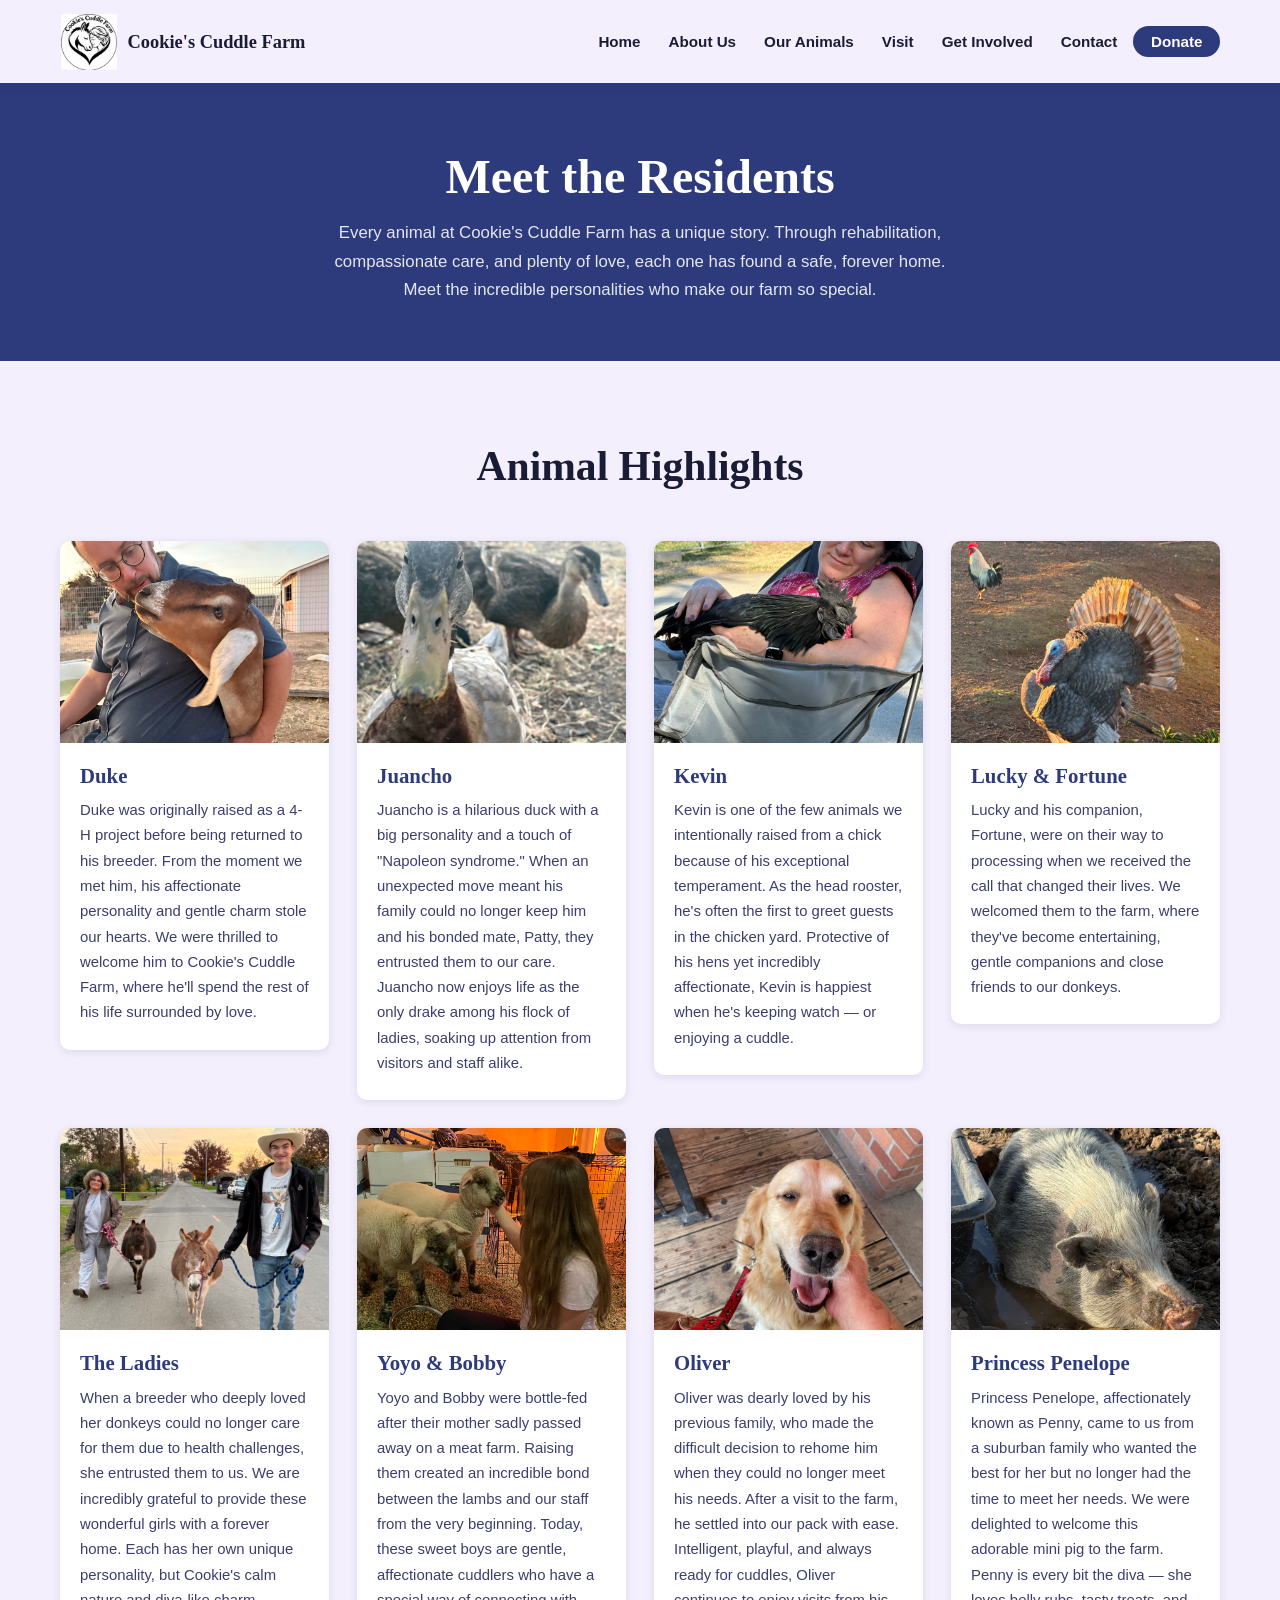
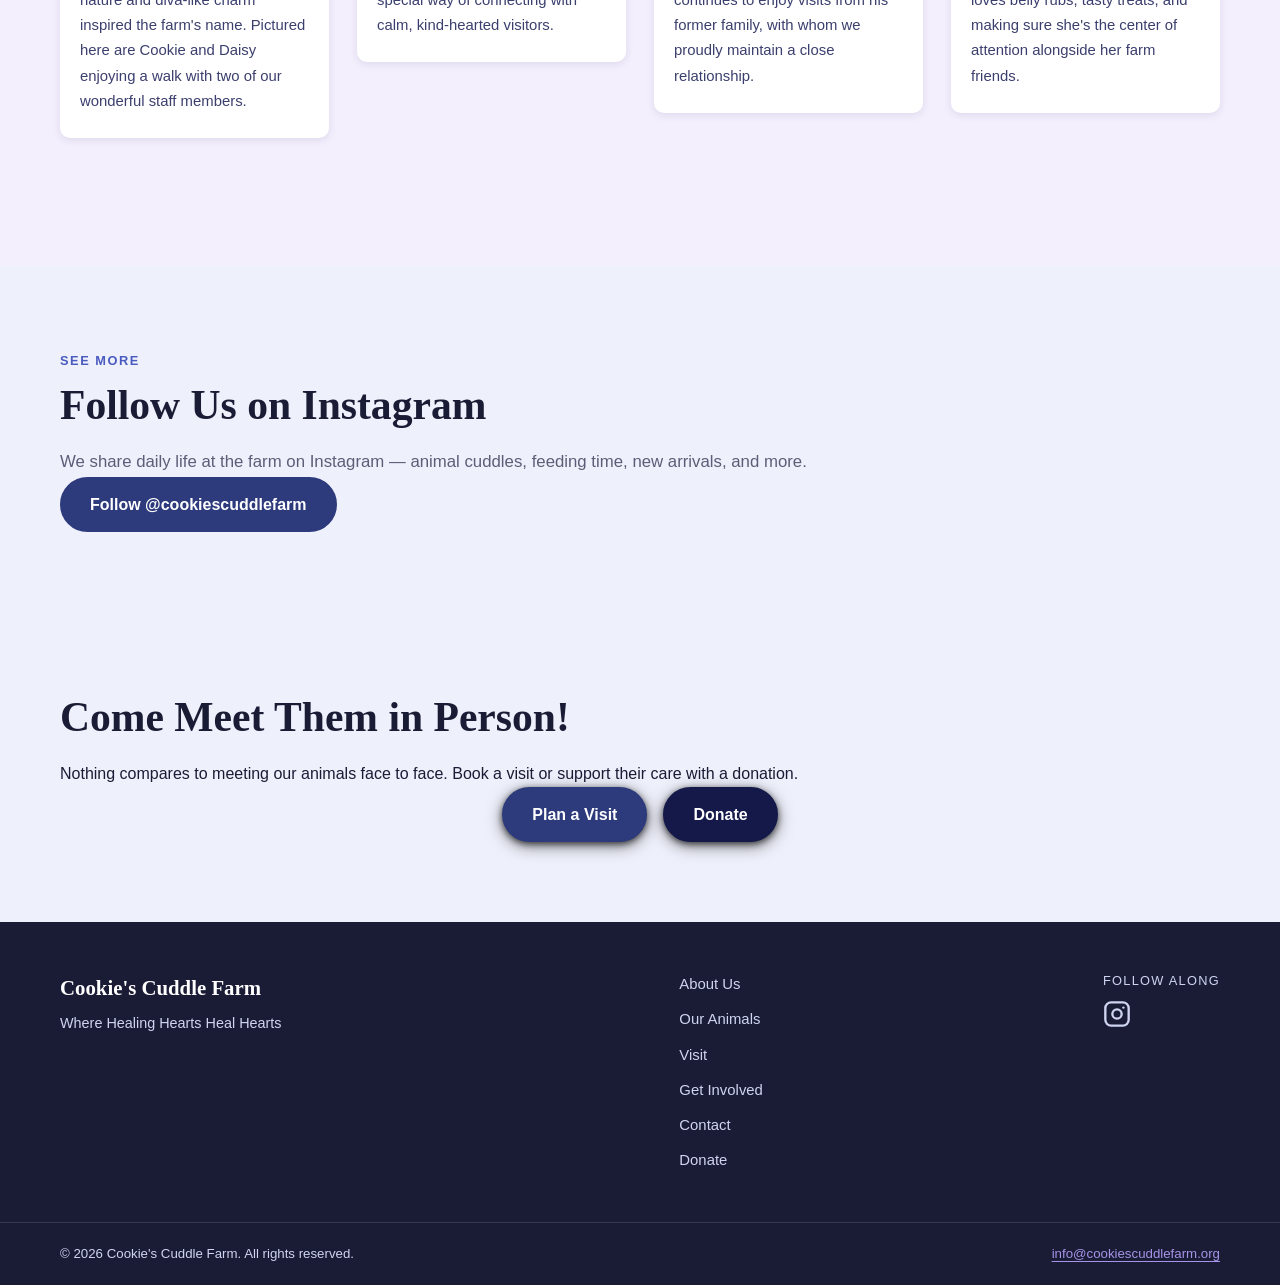
<file: animals.html>
<!DOCTYPE html>
<html lang="en">
<head>
  <meta charset="UTF-8" />
  <meta name="viewport" content="width=device-width, initial-scale=1.0" />
  <meta http-equiv="X-Content-Type-Options" content="nosniff" />
  <meta http-equiv="X-Frame-Options" content="DENY" />
  <meta http-equiv="Content-Security-Policy" content="default-src 'self'; style-src 'self' https://fonts.googleapis.com; font-src 'self' https://fonts.gstatic.com; img-src 'self' data:; script-src 'self'; form-action 'self'; base-uri 'self';" />
  <meta name="description" content="Meet the rescued farm animals at Cookie's Cuddle Farm — goats, pigs, chickens, rabbits, and more, each with their own story." />
  <meta name="robots" content="index, follow" />
  <title>Our Animals | Cookie's Cuddle Farm</title>
  <link rel="preconnect" href="https://fonts.googleapis.com" />
  <link rel="preconnect" href="https://fonts.gstatic.com" crossorigin />
  <link href="https://fonts.googleapis.com/css2?family=Playfair+Display:wght@400;700&family=Nunito:wght@400;600;700&display=swap" rel="stylesheet" />
  <link rel="stylesheet" href="css/styles.css" />
  <link rel="icon" href="images/logo.png" type="image/png" />
</head>
<body>

  <a class="skip-link" href="#main-content">Skip to main content</a>

  <header class="site-header" role="banner">
    <div class="container header-inner">
      <a href="index.html" class="logo" aria-label="Cookie's Cuddle Farm — home">
        <img src="images/logo.png" alt="Cookie's Cuddle Farm logo — a black and white illustration of a donkey and a woman sharing a tender moment inside a heart" width="60" height="60" />
        <span class="logo-text">Cookie's Cuddle Farm</span>
      </a>
      <button class="nav-toggle" id="navToggle" aria-controls="primary-nav" aria-expanded="false" aria-label="Open navigation menu">
        <span class="hamburger" aria-hidden="true"></span>
      </button>
      <nav id="primary-nav" class="primary-nav" aria-label="Primary navigation">
        <ul role="list">
          <li><a href="index.html">Home</a></li>
          <li><a href="about.html">About Us</a></li>
          <li><a href="animals.html" aria-current="page">Our Animals</a></li>
          <li><a href="visit.html">Visit</a></li>
          <li><a href="get-involved.html">Get Involved</a></li>
          <li><a href="contact.html">Contact</a></li>
          <li><a href="donate.html" class="nav-cta">Donate</a></li>
        </ul>
      </nav>
    </div>
  </header>

  <main id="main-content">

    <section class="page-hero" aria-label="Our Animals">
      <div class="container">
        <h1 style="font-size:clamp(2.2rem,5vw,3.5rem);">Meet the Residents</h1>
        <p>Every animal at Cookie's Cuddle Farm has a unique story. Through rehabilitation, compassionate care, and plenty of love, each one has found a safe, forever home. Meet the incredible personalities who make our farm so special.</p>
      </div>
    </section>

    <!-- Animal Grid -->
    <section class="section" aria-labelledby="animals-heading">
      <div class="container">
        <div class="section-header">
          <h2 id="animals-heading" style="font-size:clamp(2rem,4vw,3rem);">Animal Highlights</h2>
        </div>

        <ul class="animal-grid">

          <li><article class="animal-card">
            <div class="animal-img-wrap">
              <img src="images/animal-duke.jpg" alt="Duke, an affectionate goat raised as a 4-H project, looking curiously at the camera" width="400" height="300" loading="lazy" />
            </div>
            <div class="animal-card-body">
              <h3>Duke</h3>
              <p>Duke was originally raised as a 4-H project before being returned to his breeder. From the moment we met him, his affectionate personality and gentle charm stole our hearts. We were thrilled to welcome him to Cookie's Cuddle Farm, where he'll spend the rest of his life surrounded by love.</p>
            </div>
          </article></li>

          <li><article class="animal-card">
            <div class="animal-img-wrap" style="aspect-ratio: auto; overflow: visible;">
              <img src="images/animal-juancho.jpg" alt="Juancho, a bold and charismatic duck, standing proudly among his flock" loading="lazy" style="width:100%; height:auto; object-fit: unset;" />
            </div>
            <div class="animal-card-body">
              <h3>Juancho</h3>
              <p>Juancho is a hilarious duck with a big personality and a touch of "Napoleon syndrome." When an unexpected move meant his family could no longer keep him and his bonded mate, Patty, they entrusted them to our care. Juancho now enjoys life as the only drake among his flock of ladies, soaking up attention from visitors and staff alike.</p>
            </div>
          </article></li>

          <li><article class="animal-card">
            <div class="animal-img-wrap">
              <img src="images/animal-kevin.jpg" alt="Kevin, the head rooster, standing attentively in the chicken yard with his hens nearby" width="400" height="300" loading="lazy" />
            </div>
            <div class="animal-card-body">
              <h3>Kevin</h3>
              <p>Kevin is one of the few animals we intentionally raised from a chick because of his exceptional temperament. As the head rooster, he's often the first to greet guests in the chicken yard. Protective of his hens yet incredibly affectionate, Kevin is happiest when he's keeping watch — or enjoying a cuddle.</p>
            </div>
          </article></li>

          <li><article class="animal-card">
            <div class="animal-img-wrap">
              <img src="images/animal-lucky.jpg" alt="Lucky and Fortune, two gentle pigs who were rescued together and are now companions to the farm's donkeys" width="400" height="300" loading="lazy" />
            </div>
            <div class="animal-card-body">
              <h3>Lucky &amp; Fortune</h3>
              <p>Lucky and his companion, Fortune, were on their way to processing when we received the call that changed their lives. We welcomed them to the farm, where they've become entertaining, gentle companions and close friends to our donkeys.</p>
            </div>
          </article></li>

          <li><article class="animal-card">
            <div class="animal-img-wrap">
              <img src="images/animal-ladies.jpg" alt="Cookie and Daisy, two miniature donkeys, enjoying a walk with two staff members on a sunny day" width="400" height="300" loading="lazy" />
            </div>
            <div class="animal-card-body">
              <h3>The Ladies</h3>
              <p>When a breeder who deeply loved her donkeys could no longer care for them due to health challenges, she entrusted them to us. We are incredibly grateful to provide these wonderful girls with a forever home. Each has her own unique personality, but Cookie's calm nature and diva-like charm inspired the farm's name. Pictured here are Cookie and Daisy enjoying a walk with two of our wonderful staff members.</p>
            </div>
          </article></li>

          <li><article class="animal-card">
            <div class="animal-img-wrap">
              <img src="images/animal-yoyo.jpg" alt="Yoyo and Bobby, two affectionate bottle-fed lambs, snuggling close together" width="400" height="300" loading="lazy" />
            </div>
            <div class="animal-card-body">
              <h3>Yoyo &amp; Bobby</h3>
              <p>Yoyo and Bobby were bottle-fed after their mother sadly passed away on a meat farm. Raising them created an incredible bond between the lambs and our staff from the very beginning. Today, these sweet boys are gentle, affectionate cuddlers who have a special way of connecting with calm, kind-hearted visitors.</p>
            </div>
          </article></li>

          <li><article class="animal-card">
            <div class="animal-img-wrap">
              <img src="images/animal-oliver.jpg" alt="Oliver, a playful and intelligent dog, relaxed and happy in his forever home at the farm" width="400" height="300" loading="lazy" />
            </div>
            <div class="animal-card-body">
              <h3>Oliver</h3>
              <p>Oliver was dearly loved by his previous family, who made the difficult decision to rehome him when they could no longer meet his needs. After a visit to the farm, he settled into our pack with ease. Intelligent, playful, and always ready for cuddles, Oliver continues to enjoy visits from his former family, with whom we proudly maintain a close relationship.</p>
            </div>
          </article></li>

          <li><article class="animal-card">
            <div class="animal-img-wrap">
              <img src="images/animal-penny.jpg" alt="Princess Penelope (Penny), an adorable mini pig, looking content and ready for her next belly rub" width="400" height="300" loading="lazy" />
            </div>
            <div class="animal-card-body">
              <h3>Princess Penelope</h3>
              <p>Princess Penelope, affectionately known as Penny, came to us from a suburban family who wanted the best for her but no longer had the time to meet her needs. We were delighted to welcome this adorable mini pig to the farm. Penny is every bit the diva — she loves belly rubs, tasty treats, and making sure she's the center of attention alongside her farm friends.</p>
            </div>
          </article></li>

        </ul>
      </div>
    </section>

    <!-- Instagram -->
    <section class="section bg-light" aria-label="Follow us on Instagram">
      <div class="container" style="text-align:center; max-width:600px;">
        <span class="section-label">See More</span>
        <h2>Follow Us on Instagram</h2>
        <p class="section-intro" style="margin-bottom:1.5rem;">We share daily life at the farm on Instagram — animal cuddles, feeding time, new arrivals, and more.</p>
        <a href="https://www.instagram.com/cookiescuddlefarm" target="_blank" rel="noopener noreferrer" class="btn btn-primary" aria-label="Follow @cookiescuddlefarm on Instagram (opens in new tab)">Follow @cookiescuddlefarm</a>
      </div>
    </section>

    <!-- CTA -->
    <section class="section cta-band" aria-label="Visit or donate">
      <div class="container" style="text-align:center; max-width:640px;">
        <h2>Come Meet Them in Person!</h2>
        <p style="margin-bottom:1.5rem; color:var(--text-mid);">Nothing compares to meeting our animals face to face. Book a visit or support their care with a donation.</p>
        <div class="hero-actions">
          <a href="visit.html" class="btn btn-primary">Plan a Visit</a>
          <a href="donate.html" class="btn btn-secondary">Donate</a>
        </div>
      </div>
    </section>

  </main>

  <footer class="site-footer" role="contentinfo">
    <div class="container footer-inner">
      <div class="footer-brand">
        <p class="footer-logo">Cookie's Cuddle Farm</p>
        <p class="footer-tagline">Where Healing Hearts Heal Hearts</p>
      </div>
      <nav class="footer-nav" aria-label="Footer navigation">
        <ul role="list">
          <li><a href="about.html">About Us</a></li>
          <li><a href="animals.html">Our Animals</a></li>
          <li><a href="visit.html">Visit</a></li>
          <li><a href="get-involved.html">Get Involved</a></li>
          <li><a href="contact.html">Contact</a></li>
          <li><a href="donate.html">Donate</a></li>
        </ul>
      </nav>
      <div class="footer-social">
        <p>Follow Along</p>
        <a href="https://www.instagram.com/cookiescuddlefarm" target="_blank" rel="noopener noreferrer" aria-label="Follow Cookie's Cuddle Farm on Instagram (opens in new tab)" class="social-link">
          <svg xmlns="http://www.w3.org/2000/svg" width="28" height="28" viewBox="0 0 24 24" fill="none" stroke="currentColor" stroke-width="2" stroke-linecap="round" stroke-linejoin="round" aria-hidden="true" focusable="false">
            <rect x="2" y="2" width="20" height="20" rx="5" ry="5"/><circle cx="12" cy="12" r="4"/><circle cx="17.5" cy="6.5" r="1" fill="currentColor" stroke="none"/>
          </svg>
          <span class="sr-only">Instagram</span>
        </a>
      </div>
    </div>
    <div class="footer-bottom">
      <div class="container">
        <p>&copy; <span id="year"></span> Cookie's Cuddle Farm. All rights reserved.</p>
        <p><a href="mailto:info@cookiescuddlefarm.org">info@cookiescuddlefarm.org</a></p>
      </div>
    </div>
  </footer>

  <script src="js/main.js"></script>
</body>
</html>
</file>
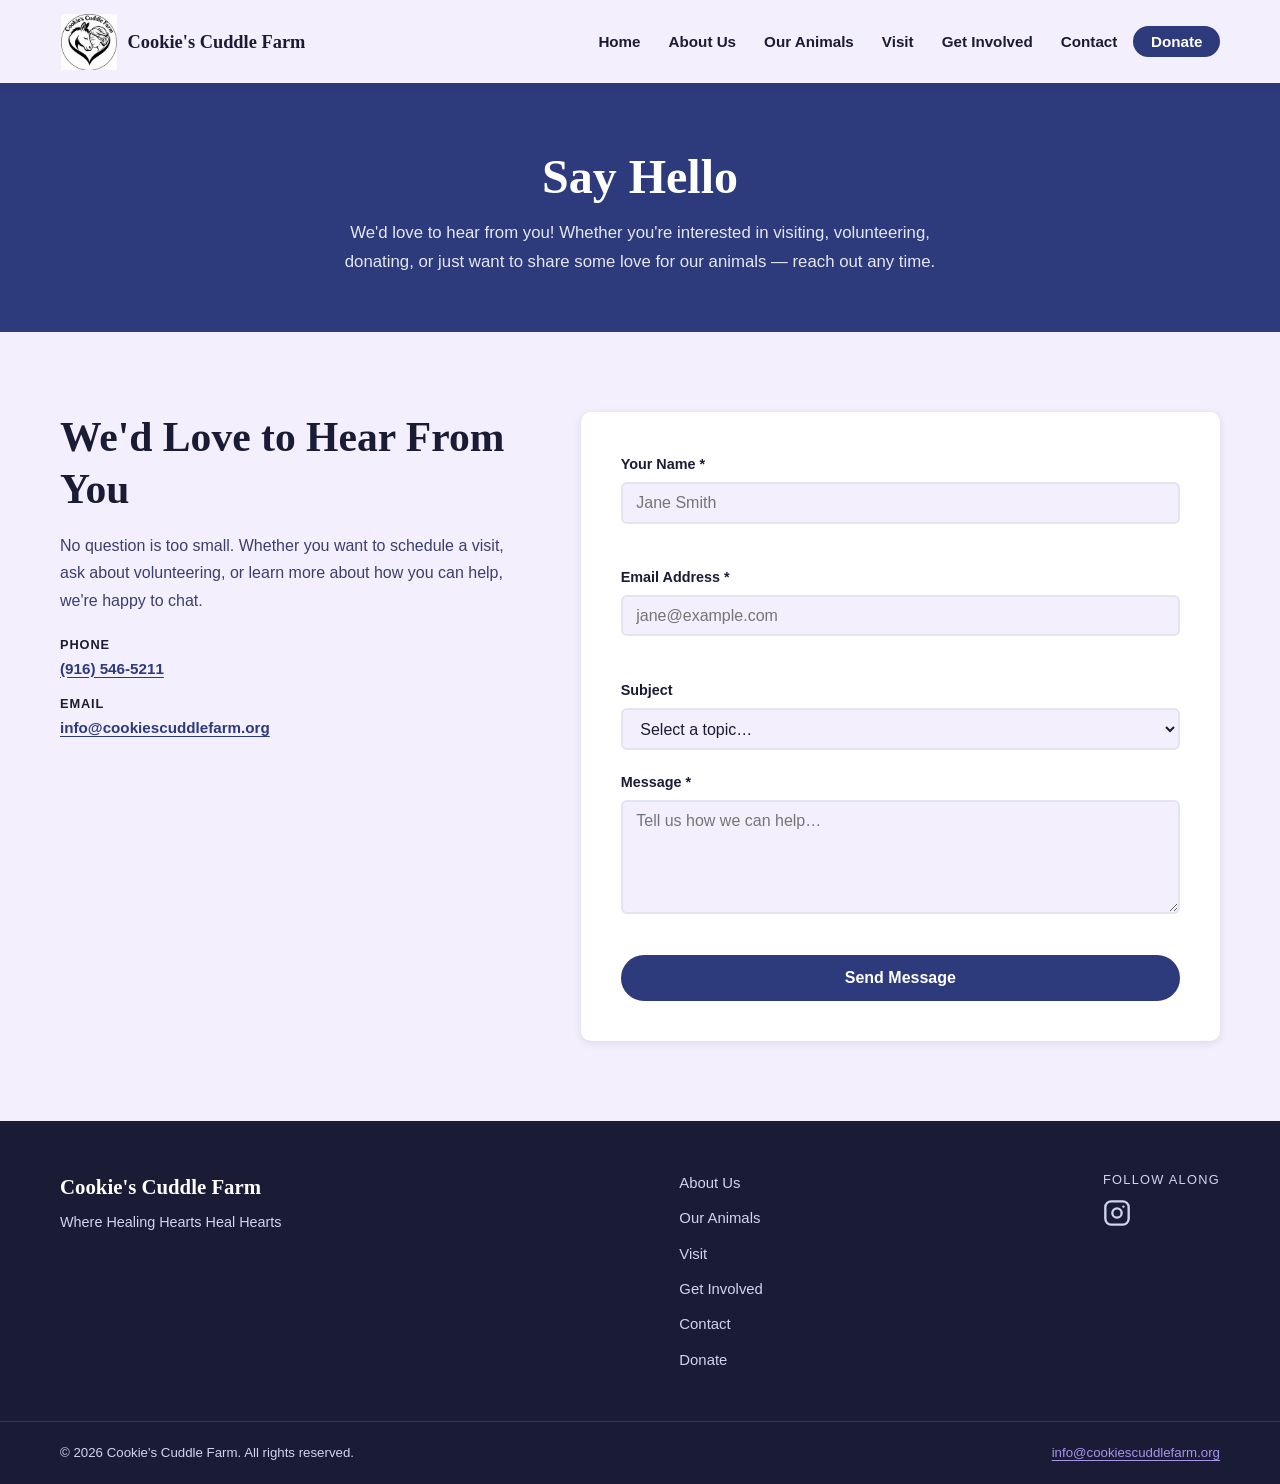
<file: contact.html>
<!DOCTYPE html>
<html lang="en">
<head>
  <meta charset="UTF-8" />
  <meta name="viewport" content="width=device-width, initial-scale=1.0" />
  <meta http-equiv="X-Content-Type-Options" content="nosniff" />
  <meta http-equiv="X-Frame-Options" content="DENY" />
  <meta http-equiv="Content-Security-Policy" content="default-src 'self'; style-src 'self' https://fonts.googleapis.com; font-src 'self' https://fonts.gstatic.com; img-src 'self' data:; script-src 'self'; connect-src 'self' https://formspree.io; form-action 'self' https://formspree.io; base-uri 'self';" />
  <meta name="description" content="Contact Cookie's Cuddle Farm — reach out to book a visit, ask about volunteering, or just say hello." />
  <meta name="robots" content="index, follow" />
  <title>Contact Us | Cookie's Cuddle Farm</title>
  <link rel="preconnect" href="https://fonts.googleapis.com" />
  <link rel="preconnect" href="https://fonts.gstatic.com" crossorigin />
  <link href="https://fonts.googleapis.com/css2?family=Playfair+Display:wght@400;700&family=Nunito:wght@400;600;700&display=swap" rel="stylesheet" />
  <link rel="stylesheet" href="css/styles.css" />
  <link rel="icon" href="images/logo.png" type="image/png" />
</head>
<body>

  <a class="skip-link" href="#main-content">Skip to main content</a>

  <header class="site-header" role="banner">
    <div class="container header-inner">
      <a href="index.html" class="logo" aria-label="Cookie's Cuddle Farm — home">
        <img src="images/logo.png" alt="Cookie's Cuddle Farm logo — a black and white illustration of a donkey and a woman sharing a tender moment inside a heart" width="60" height="60" />
        <span class="logo-text">Cookie's Cuddle Farm</span>
      </a>
      <button class="nav-toggle" id="navToggle" aria-controls="primary-nav" aria-expanded="false" aria-label="Open navigation menu">
        <span class="hamburger" aria-hidden="true"></span>
      </button>
      <nav id="primary-nav" class="primary-nav" aria-label="Primary navigation">
        <ul role="list">
          <li><a href="index.html">Home</a></li>
          <li><a href="about.html">About Us</a></li>
          <li><a href="animals.html">Our Animals</a></li>
          <li><a href="visit.html">Visit</a></li>
          <li><a href="get-involved.html">Get Involved</a></li>
          <li><a href="contact.html" aria-current="page">Contact</a></li>
          <li><a href="donate.html" class="nav-cta">Donate</a></li>
        </ul>
      </nav>
    </div>
  </header>

  <main id="main-content">

    <section class="page-hero" aria-label="Contact Us">
      <div class="container">
        <h1 style="font-size:clamp(2.2rem,5vw,3.5rem);">Say Hello</h1>
        <p>We'd love to hear from you! Whether you're interested in visiting, volunteering, donating, or just want to share some love for our animals — reach out any time.</p>
      </div>
    </section>

    <!-- Contact section -->
    <section class="section" aria-labelledby="contact-heading">
      <div class="container contact-grid">
        <div class="contact-info">
          <h2 id="contact-heading">We'd Love to Hear From You</h2>
          <p>No question is too small. Whether you want to schedule a visit, ask about volunteering, or learn more about how you can help, we're happy to chat.</p>

          <ul class="contact-details" aria-label="Contact details">
            <li>
              <strong>Phone</strong>
              <a href="tel:+19165465211">(916) 546-5211</a>
            </li>
            <li>
              <strong>Email</strong>
              <a href="mailto:info@cookiescuddlefarm.org">info@cookiescuddlefarm.org</a>
            </li>
          </ul>
        </div>

        <div class="contact-form-wrap">
          <form class="contact-form" id="contactForm" action="https://formspree.io/f/mojgevvp" method="POST" novalidate aria-label="Contact form">
            <div class="form-group">
              <label for="name">Your Name <span aria-hidden="true">*</span><span class="sr-only">(required)</span></label>
              <input type="text" id="name" name="name" autocomplete="name" required aria-required="true" aria-describedby="name-error" placeholder="Jane Smith" />
              <span class="field-error" id="name-error" role="alert"></span>
            </div>
            <div class="form-group">
              <label for="email">Email Address <span aria-hidden="true">*</span><span class="sr-only">(required)</span></label>
              <input type="email" id="email" name="email" autocomplete="email" required aria-required="true" aria-describedby="email-error" placeholder="jane@example.com" />
              <span class="field-error" id="email-error" role="alert"></span>
            </div>
            <div class="form-group">
              <label for="subject">Subject</label>
              <select id="subject" name="subject" autocomplete="off">
                <option value="">Select a topic…</option>
                <option value="visit">Plan a Visit</option>
                <option value="volunteer">Volunteering</option>
                <option value="donate">Donation</option>
                <option value="media">Media / Press</option>
                <option value="other">Other</option>
              </select>
            </div>
            <div class="form-group">
              <label for="message">Message <span aria-hidden="true">*</span><span class="sr-only">(required)</span></label>
              <textarea id="message" name="message" rows="5" required aria-required="true" aria-describedby="message-error" placeholder="Tell us how we can help…"></textarea>
              <span class="field-error" id="message-error" role="alert"></span>
            </div>
            <!-- Honeypot anti-spam -->
            <div class="hp-field" aria-hidden="true">
              <label for="website">Leave this blank</label>
              <input type="text" id="website" name="website" tabindex="-1" autocomplete="off" />
            </div>
            <button type="submit" class="btn btn-primary">Send Message</button>
            <p class="form-success" id="formSuccess" role="status" tabindex="-1" hidden>
              Thank you! Your message has been sent. We'll be in touch soon.
            </p>
          </form>
        </div>
      </div>
    </section>

  </main>

  <footer class="site-footer" role="contentinfo">
    <div class="container footer-inner">
      <div class="footer-brand">
        <p class="footer-logo">Cookie's Cuddle Farm</p>
        <p class="footer-tagline">Where Healing Hearts Heal Hearts</p>
      </div>
      <nav class="footer-nav" aria-label="Footer navigation">
        <ul role="list">
          <li><a href="about.html">About Us</a></li>
          <li><a href="animals.html">Our Animals</a></li>
          <li><a href="visit.html">Visit</a></li>
          <li><a href="get-involved.html">Get Involved</a></li>
          <li><a href="contact.html">Contact</a></li>
          <li><a href="donate.html">Donate</a></li>
        </ul>
      </nav>
      <div class="footer-social">
        <p>Follow Along</p>
        <a href="https://www.instagram.com/cookiescuddlefarm" target="_blank" rel="noopener noreferrer" aria-label="Follow Cookie's Cuddle Farm on Instagram (opens in new tab)" class="social-link">
          <svg xmlns="http://www.w3.org/2000/svg" width="28" height="28" viewBox="0 0 24 24" fill="none" stroke="currentColor" stroke-width="2" stroke-linecap="round" stroke-linejoin="round" aria-hidden="true" focusable="false">
            <rect x="2" y="2" width="20" height="20" rx="5" ry="5"/><circle cx="12" cy="12" r="4"/><circle cx="17.5" cy="6.5" r="1" fill="currentColor" stroke="none"/>
          </svg>
          <span class="sr-only">Instagram</span>
        </a>
      </div>
    </div>
    <div class="footer-bottom">
      <div class="container">
        <p>&copy; <span id="year"></span> Cookie's Cuddle Farm. All rights reserved.</p>
        <p><a href="mailto:info@cookiescuddlefarm.org">info@cookiescuddlefarm.org</a></p>
      </div>
    </div>
  </footer>

  <script src="js/main.js"></script>
</body>
</html>
</file>
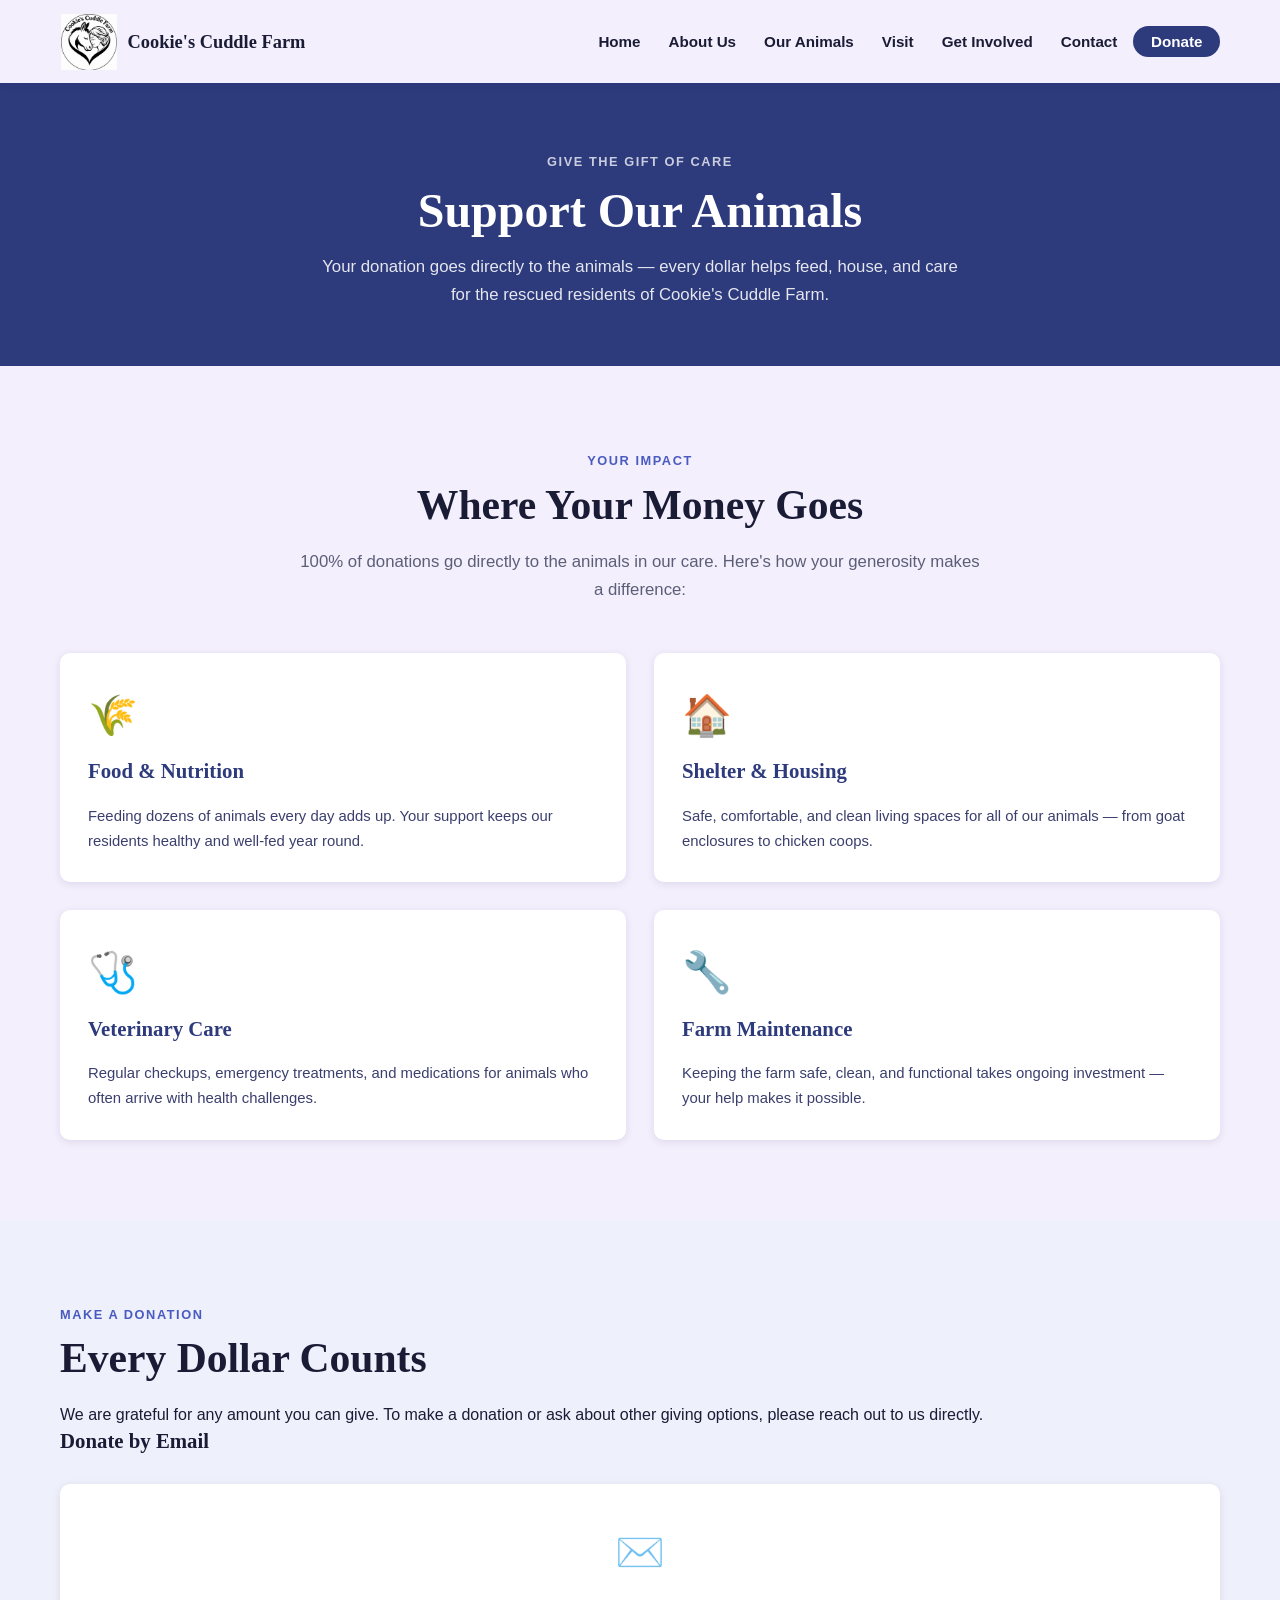
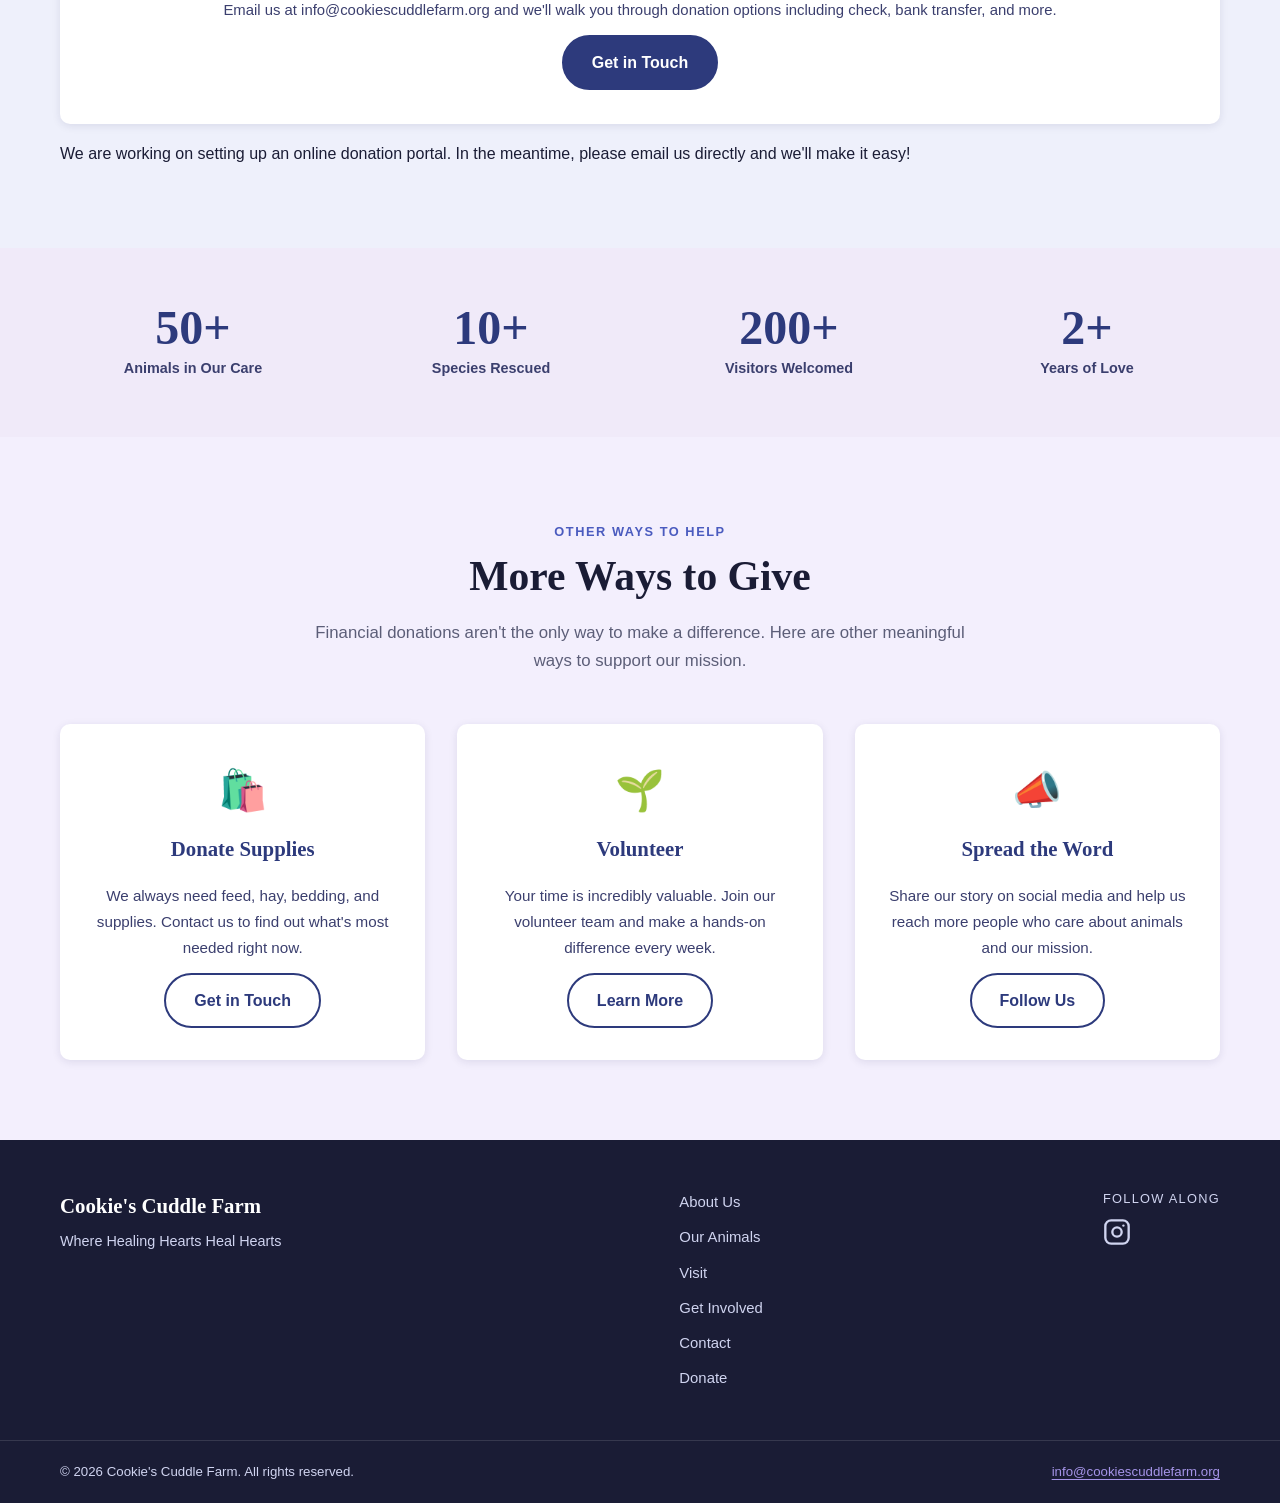
<file: donate.html>
<!DOCTYPE html>
<html lang="en">
<head>
  <meta charset="UTF-8" />
  <meta name="viewport" content="width=device-width, initial-scale=1.0" />
  <meta http-equiv="X-Content-Type-Options" content="nosniff" />
  <meta http-equiv="X-Frame-Options" content="DENY" />
  <meta http-equiv="Content-Security-Policy" content="default-src 'self'; style-src 'self' https://fonts.googleapis.com; font-src 'self' https://fonts.gstatic.com; img-src 'self' data:; script-src 'self'; form-action 'self'; base-uri 'self';" />
  <meta name="description" content="Donate to Cookie's Cuddle Farm. Your gift goes directly to feeding, housing, and providing veterinary care for our rescued farm animals." />
  <meta name="robots" content="index, follow" />
  <title>Donate | Cookie's Cuddle Farm</title>
  <link rel="preconnect" href="https://fonts.googleapis.com" />
  <link rel="preconnect" href="https://fonts.gstatic.com" crossorigin />
  <link href="https://fonts.googleapis.com/css2?family=Playfair+Display:wght@400;700&family=Nunito:wght@400;600;700&display=swap" rel="stylesheet" />
  <link rel="stylesheet" href="css/styles.css" />
  <link rel="icon" href="images/logo.png" type="image/png" />
</head>
<body>

  <a class="skip-link" href="#main-content">Skip to main content</a>

  <header class="site-header" role="banner">
    <div class="container header-inner">
      <a href="index.html" class="logo" aria-label="Cookie's Cuddle Farm — home">
        <img src="images/logo.png" alt="Cookie's Cuddle Farm logo — a black and white illustration of a donkey and a woman sharing a tender moment inside a heart" width="60" height="60" />
        <span class="logo-text">Cookie's Cuddle Farm</span>
      </a>
      <button class="nav-toggle" id="navToggle" aria-controls="primary-nav" aria-expanded="false" aria-label="Open navigation menu">
        <span class="hamburger" aria-hidden="true"></span>
      </button>
      <nav id="primary-nav" class="primary-nav" aria-label="Primary navigation">
        <ul role="list">
          <li><a href="index.html">Home</a></li>
          <li><a href="about.html">About Us</a></li>
          <li><a href="animals.html">Our Animals</a></li>
          <li><a href="visit.html">Visit</a></li>
          <li><a href="get-involved.html">Get Involved</a></li>
          <li><a href="contact.html">Contact</a></li>
          <li><a href="donate.html" class="nav-cta" aria-current="page">Donate</a></li>
        </ul>
      </nav>
    </div>
  </header>

  <main id="main-content">

    <section class="page-hero" aria-label="Donate">
      <div class="container">
        <span class="section-label">Give the Gift of Care</span>
        <h1>Support Our Animals</h1>
        <p>Your donation goes directly to the animals — every dollar helps feed, house, and care for the rescued residents of Cookie's Cuddle Farm.</p>
      </div>
    </section>

    <!-- Why donate -->
    <section class="section" aria-labelledby="donate-heading">
      <div class="container" style="max-width:800px;">
        <div class="section-header">
          <span class="section-label">Your Impact</span>
          <h2 id="donate-heading">Where Your Money Goes</h2>
          <p class="section-intro">100% of donations go directly to the animals in our care. Here's how your generosity makes a difference:</p>
        </div>

        <div class="values-grid">
          <div class="value-card">
            <div class="involved-icon" aria-hidden="true">🌾</div>
            <h3>Food &amp; Nutrition</h3>
            <p>Feeding dozens of animals every day adds up. Your support keeps our residents healthy and well-fed year round.</p>
          </div>
          <div class="value-card">
            <div class="involved-icon" aria-hidden="true">🏠</div>
            <h3>Shelter &amp; Housing</h3>
            <p>Safe, comfortable, and clean living spaces for all of our animals — from goat enclosures to chicken coops.</p>
          </div>
          <div class="value-card">
            <div class="involved-icon" aria-hidden="true">🩺</div>
            <h3>Veterinary Care</h3>
            <p>Regular checkups, emergency treatments, and medications for animals who often arrive with health challenges.</p>
          </div>
          <div class="value-card">
            <div class="involved-icon" aria-hidden="true">🔧</div>
            <h3>Farm Maintenance</h3>
            <p>Keeping the farm safe, clean, and functional takes ongoing investment — your help makes it possible.</p>
          </div>
        </div>
      </div>
    </section>

    <!-- Donate action -->
    <section class="section bg-light" aria-labelledby="donate-action-heading">
      <div class="container" style="max-width:640px; text-align:center;">
        <span class="section-label">Make a Donation</span>
        <h2 id="donate-action-heading">Every Dollar Counts</h2>
        <p style="color:var(--text-mid); margin-bottom:2rem;">We are grateful for any amount you can give. To make a donation or ask about other giving options, please reach out to us directly.</p>

        <div class="donate-options" aria-label="Donation options">
          <h3>Donate by Email</h3>
          <a href="mailto:info@cookiescuddlefarm.org?subject=Donation%20Inquiry" class="donate-option-card">
            <span class="involved-icon" aria-hidden="true">✉️</span>
            <p>Email us at info@cookiescuddlefarm.org and we'll walk you through donation options including check, bank transfer, and more.</p>
            <span class="btn btn-primary">Get in Touch</span>
          </a>
        </div>

        <p style="margin-top:2rem; font-size:.9rem; color:var(--text-muted);">
          We are working on setting up an online donation portal. In the meantime, please email us directly and we'll make it easy!
        </p>
      </div>
    </section>

    <!-- Stats -->
    <section class="stats-band" aria-label="Our impact">
      <div class="container stats-grid">
        <div class="stat"><span class="stat-number">50+</span><span class="stat-label">Animals in Our Care</span></div>
        <div class="stat"><span class="stat-number">10+</span><span class="stat-label">Species Rescued</span></div>
        <div class="stat"><span class="stat-number">200+</span><span class="stat-label">Visitors Welcomed</span></div>
        <div class="stat"><span class="stat-number">2+</span><span class="stat-label">Years of Love</span></div>
      </div>
    </section>

    <!-- Other ways -->
    <section class="section" aria-labelledby="other-ways-heading">
      <div class="container">
        <div class="section-header">
          <span class="section-label">Other Ways to Help</span>
          <h2 id="other-ways-heading">More Ways to Give</h2>
          <p class="section-intro">Financial donations aren't the only way to make a difference. Here are other meaningful ways to support our mission.</p>
        </div>
        <div class="involved-grid">
          <div class="involved-card">
            <div class="involved-icon" aria-hidden="true">🛍️</div>
            <h3>Donate Supplies</h3>
            <p>We always need feed, hay, bedding, and supplies. Contact us to find out what's most needed right now.</p>
            <a href="contact.html" class="btn btn-outline">Get in Touch</a>
          </div>
          <div class="involved-card">
            <div class="involved-icon" aria-hidden="true">🌱</div>
            <h3>Volunteer</h3>
            <p>Your time is incredibly valuable. Join our volunteer team and make a hands-on difference every week.</p>
            <a href="get-involved.html" class="btn btn-outline">Learn More</a>
          </div>
          <div class="involved-card">
            <div class="involved-icon" aria-hidden="true">📣</div>
            <h3>Spread the Word</h3>
            <p>Share our story on social media and help us reach more people who care about animals and our mission.</p>
            <a href="https://www.instagram.com/cookiescuddlefarm" target="_blank" rel="noopener noreferrer" class="btn btn-outline" aria-label="Follow us on Instagram (opens in new tab)">Follow Us</a>
          </div>
        </div>
      </div>
    </section>

  </main>

  <footer class="site-footer" role="contentinfo">
    <div class="container footer-inner">
      <div class="footer-brand">
        <p class="footer-logo">Cookie's Cuddle Farm</p>
        <p class="footer-tagline">Where Healing Hearts Heal Hearts</p>
      </div>
      <nav class="footer-nav" aria-label="Footer navigation">
        <ul role="list">
          <li><a href="about.html">About Us</a></li>
          <li><a href="animals.html">Our Animals</a></li>
          <li><a href="visit.html">Visit</a></li>
          <li><a href="get-involved.html">Get Involved</a></li>
          <li><a href="contact.html">Contact</a></li>
          <li><a href="donate.html">Donate</a></li>
        </ul>
      </nav>
      <div class="footer-social">
        <p>Follow Along</p>
        <a href="https://www.instagram.com/cookiescuddlefarm" target="_blank" rel="noopener noreferrer" aria-label="Follow Cookie's Cuddle Farm on Instagram (opens in new tab)" class="social-link">
          <svg xmlns="http://www.w3.org/2000/svg" width="28" height="28" viewBox="0 0 24 24" fill="none" stroke="currentColor" stroke-width="2" stroke-linecap="round" stroke-linejoin="round" aria-hidden="true" focusable="false">
            <rect x="2" y="2" width="20" height="20" rx="5" ry="5"/><circle cx="12" cy="12" r="4"/><circle cx="17.5" cy="6.5" r="1" fill="currentColor" stroke="none"/>
          </svg>
          <span class="sr-only">Instagram</span>
        </a>
      </div>
    </div>
    <div class="footer-bottom">
      <div class="container">
        <p>&copy; <span id="year"></span> Cookie's Cuddle Farm. All rights reserved.</p>
        <p><a href="mailto:info@cookiescuddlefarm.org">info@cookiescuddlefarm.org</a></p>
      </div>
    </div>
  </footer>

  <script src="js/main.js"></script>
</body>
</html>
</file>
<file: css/styles.css>
/* =============================================
   Cookie's Cuddle Farm & Rescue
   Stylesheet — WCAG 2.1 AA compliant
   ============================================= */

/* ── Reset & base ── */
*, *::before, *::after {
  box-sizing: border-box;
  margin: 0;
  padding: 0;
}

/* ── Light mode (default) ── */
:root {
  --blue-dark:    #2d3a7c;
  --blue:         #4a5bbf;
  --blue-light:   #eef0fb;
  --purple:       #7b4fb5;
  --purple-light: #f0eaf9;
  --error:        #5c3494;

  --bg-page:      #f3effd;
  --bg-card:      #ffffff;
  --bg-tint:      #eef0fb;
  --bg-tint-alt:  #f0eaf9;

  --text-dark:    #1a1c35;
  --text-mid:     #3b3f6e;
  --text-muted:   #5c5e78;
  --border:       #e2e4f0;

  --header-bg:    #f3effd;
  --footer-bg:    #1a1c35;
  --footer-text:  #d0d4f0;
  --footer-link:  #a594e8;

  --btn-primary-bg:   #2d3a7c;
  --btn-primary-text: #ffffff;
  --btn-primary-hover:#4a5bbf;

  --btn-secondary-bg:   #14194a;
  --btn-secondary-text: #ffffff;
  --btn-secondary-hover:#1e2560;

  --shadow-sm:  0 2px 8px rgba(30,30,80,.10);
  --shadow-md:  0 4px 20px rgba(30,30,80,.15);
  --radius:       10px;
  --font-serif:   'Playfair Display', Georgia, serif;
  --font-sans:    'Nunito', 'Segoe UI', sans-serif;
  --transition:   0.25s ease;
  --max-width:    1160px;
}

/* ── Dark mode ── */
@media (prefers-color-scheme: dark) {
  :root {
    --blue-dark:    #8fa3f5;   /* lighter so it pops on dark bg */
    --blue:         #6b80e8;
    --blue-light:   #1e2045;
    --purple:       #b389e8;
    --purple-light: #1f1535;
    --error:        #d4a8ff;

    --bg-page:      #0f1020;
    --bg-card:      #181a38;
    --bg-tint:      #1e2045;
    --bg-tint-alt:  #1f1535;

    --text-dark:    #e8eaff;
    --text-mid:     #b0b8e8;
    --text-muted:   #7b83b0;
    --border:       #2c2f60;

    --header-bg:    #12142a;
    --footer-bg:    #0a0b18;
    --footer-text:  #9098c8;
    --footer-link:  #b389e8;

    --btn-primary-bg:   #5068d8;
    --btn-primary-text: #ffffff;
    --btn-primary-hover:#6b80e8;

    --btn-secondary-bg:   #8b5ec8;
    --btn-secondary-text: #ffffff;
    --btn-secondary-hover:#a374e0;

    --shadow-sm:  0 2px 8px rgba(0,0,0,.35);
    --shadow-md:  0 4px 20px rgba(0,0,0,.50);
  }
}

html {
  scroll-behavior: smooth;
  font-size: 100%;
}

body {
  font-family: var(--font-sans);
  color: var(--text-dark);
  background: var(--bg-page);
  line-height: 1.7;
  -webkit-font-smoothing: antialiased;
}

img {
  max-width: 100%;
  height: auto;
  display: block;
}

a {
  color: var(--blue-dark);
  text-decoration: underline;
  text-underline-offset: 3px;
  transition: color var(--transition);
}

a:hover, a:focus-visible {
  color: var(--purple);
}

/* ── Focus styles — visible for keyboard users ── */
:focus-visible {
  outline: 3px solid var(--purple);
  outline-offset: 3px;
  border-radius: 3px;
}

/* ── Skip link ── */
.skip-link {
  position: absolute;
  top: -100%;
  left: 1rem;
  background: var(--blue-dark);
  color: #ffffff;
  padding: .5rem 1rem;
  border-radius: 0 0 var(--radius) var(--radius);
  font-weight: 700;
  z-index: 1000;
  text-decoration: none;
}

.skip-link:focus {
  top: 0;
}

/* ── Screen-reader only ── */
.sr-only {
  position: absolute;
  width: 1px;
  height: 1px;
  padding: 0;
  margin: -1px;
  overflow: hidden;
  clip: rect(0,0,0,0);
  white-space: nowrap;
  border: 0;
}

/* ── Container ── */
.container {
  width: 92%;
  max-width: var(--max-width);
  margin-inline: auto;
}

/* ── Section spacing ── */
.section {
  padding: 5rem 0;
}

.bg-light {
  background: var(--bg-tint);
}

/* ── Section header block ── */
.section-header {
  text-align: center;
  max-width: 680px;
  margin: 0 auto 3rem;
}

.section-label {
  display: inline-block;
  font-family: var(--font-sans);
  font-size: .8rem;
  font-weight: 700;
  letter-spacing: .12em;
  text-transform: uppercase;
  color: var(--blue);
  margin-bottom: .5rem;
}

h1, h2, h3 {
  font-family: var(--font-serif);
  line-height: 1.25;
  color: var(--text-dark);
}

h1 { font-size: clamp(2.2rem, 5vw, 3.5rem); }
h2 { font-size: clamp(1.8rem, 3.5vw, 2.6rem); margin-bottom: 1rem; }
h3 { font-size: 1.3rem; margin-bottom: .6rem; }

.section-intro {
  color: var(--text-muted);
  font-size: 1.05rem;
  margin-top: .5rem;
}

/* ── Buttons ── */
.btn {
  display: inline-block;
  padding: .75rem 1.75rem;
  border-radius: 50px;
  font-family: var(--font-sans);
  font-size: 1rem;
  font-weight: 700;
  text-decoration: none;
  cursor: pointer;
  border: 2px solid transparent;
  transition: background var(--transition), color var(--transition), border-color var(--transition), transform var(--transition);
  white-space: nowrap;
}

.btn:active { transform: scale(.97); }

.btn-primary {
  background: var(--btn-primary-bg);
  color: var(--btn-primary-text);
  border-color: var(--btn-primary-bg);
}

.btn-primary:hover, .btn-primary:focus-visible {
  background: var(--btn-primary-hover);
  border-color: var(--btn-primary-hover);
  color: var(--btn-primary-text);
}

.btn-secondary {
  background: var(--btn-secondary-bg);
  color: var(--btn-secondary-text);
  border-color: var(--btn-secondary-bg);
}

.btn-secondary:hover, .btn-secondary:focus-visible {
  background: var(--btn-secondary-hover);
  border-color: var(--btn-secondary-hover);
  color: var(--btn-secondary-text);
}

.btn-outline {
  background: transparent;
  color: var(--blue-dark);
  border-color: var(--blue-dark);
}

.btn-outline:hover, .btn-outline:focus-visible {
  background: var(--blue-dark);
  color: #ffffff;
}

/* =============================================
   HEADER / NAV
   ============================================= */
.site-header {
  position: sticky;
  top: 0;
  z-index: 200;
  background: var(--header-bg);
  box-shadow: var(--shadow-sm);
}

.header-inner {
  display: flex;
  align-items: center;
  justify-content: space-between;
  gap: 1rem;
  padding-block: .85rem;
}

.logo {
  display: flex;
  align-items: center;
  gap: .6rem;
  text-decoration: none;
  color: var(--text-dark);
}

.logo img {
  width: 58px;
  height: 56px;
  border-radius: 0;
  object-fit: contain;
}

.logo-text {
  font-family: var(--font-serif);
  font-size: 1.15rem;
  font-weight: 700;
  line-height: 1.2;
}

.logo-sub {
  display: block;
  font-size: .85rem;
  font-weight: 400;
  color: var(--blue);
}

.primary-nav ul {
  display: flex;
  align-items: center;
  gap: .25rem;
  list-style: none;
}

.primary-nav a {
  padding: .4rem .75rem;
  border-radius: 50px;
  font-weight: 600;
  font-size: .95rem;
  text-decoration: none;
  color: var(--text-dark);
  transition: background var(--transition), color var(--transition);
}

.primary-nav a:hover,
.primary-nav a:focus-visible {
  background: var(--bg-tint);
  color: var(--blue-dark);
}

.primary-nav .nav-cta {
  background: var(--btn-primary-bg);
  color: var(--btn-primary-text);
  padding: .45rem 1.1rem;
}

.primary-nav .nav-cta:hover,
.primary-nav .nav-cta:focus-visible {
  background: var(--btn-primary-hover);
  color: var(--btn-primary-text);
}

/* Hamburger button */
.nav-toggle {
  display: none;
  background: none;
  border: none;
  cursor: pointer;
  padding: .5rem;
  border-radius: var(--radius);
  color: var(--text-dark);
}

.hamburger,
.hamburger::before,
.hamburger::after {
  display: block;
  width: 26px;
  height: 2px;
  background: currentColor;
  border-radius: 2px;
  transition: transform var(--transition), opacity var(--transition);
}

.hamburger { position: relative; }

.hamburger::before,
.hamburger::after {
  content: '';
  position: absolute;
  left: 0;
}

.hamburger::before { top: -8px; }
.hamburger::after  { top:  8px; }

/* Open state */
.nav-toggle[aria-expanded="true"] .hamburger { background: transparent; }
.nav-toggle[aria-expanded="true"] .hamburger::before { transform: rotate(45deg) translate(5.5px, 5.5px); }
.nav-toggle[aria-expanded="true"] .hamburger::after  { transform: rotate(-45deg) translate(5.5px, -5.5px); }

/* =============================================
   HERO
   ============================================= */
.hero {
  position: relative;
  min-height: 90vh;
  display: flex;
  align-items: center;
  background:
    linear-gradient(rgba(155,110,210,.82), rgba(155,110,210,.82)),
    url('../images/hero.jpg') center/cover no-repeat;
  color: #ffffff;
  text-align: center;
}

.hero-overlay {
  position: absolute;
  inset: 0;
  background: linear-gradient(160deg, rgba(45,58,124,.30) 0%, rgba(90,30,140,.20) 100%);
  pointer-events: none;
}

.hero-content {
  position: relative;
  z-index: 1;
  padding-block: 4rem;
}

.hero-logo {
  width: 220px;
  height: 220px;
  object-fit: contain;
  margin: 0 auto 1.5rem;
  filter: drop-shadow(0 4px 16px rgba(0,0,0,.35));
}

.hero h1 {
  color: #ffffff;
  text-shadow: 0 2px 16px rgba(0,0,0,.95), 0 1px 4px rgba(0,0,0,1), 0 4px 24px rgba(0,0,0,.8);
  margin-bottom: 1rem;
}

.hero-tagline {
  font-size: clamp(1rem, 2.2vw, 1.25rem);
  max-width: 680px;
  margin: 0 auto 2rem;
  opacity: .93;
  text-shadow: 0 1px 6px rgba(0,0,0,.85), 0 2px 12px rgba(0,0,0,.6);
}

.hero-actions {
  display: flex;
  gap: 1rem;
  justify-content: center;
  flex-wrap: wrap;
}

.hero-actions .btn {
  box-shadow: 0 4px 16px rgba(0,0,0,.5), 0 2px 6px rgba(0,0,0,.6);
}

/* =============================================
   MISSION BANNER
   ============================================= */
.mission-banner {
  background: var(--blue-dark);
  color: #ffffff;
  padding: 2rem 0;
  text-shadow: 0 2px 12px rgba(0,0,0,.7), 0 1px 3px rgba(0,0,0,.9);
}

.mission-grid {
  display: grid;
  grid-template-columns: repeat(4, 1fr);
  gap: 1rem;
  text-align: center;
}

.mission-item {
  display: flex;
  flex-direction: column;
  align-items: center;
  gap: .4rem;
  font-weight: 600;
  font-size: .95rem;
}

.mission-icon {
  font-size: 2.2rem;
  filter: drop-shadow(0 0 6px rgba(255,255,255,.9)) drop-shadow(0 0 3px rgba(255,255,255,.7));
}

/* =============================================
   ABOUT
   ============================================= */
.about-grid {
  display: grid;
  grid-template-columns: 1fr 1fr;
  gap: 1.5rem;
  align-items: start;
}

.about-image img {
  border-radius: var(--radius);
  box-shadow: var(--shadow-md);
  width: 100%;
  aspect-ratio: 4/3;
  object-fit: cover;
  background: var(--border);
}

.about-text .section-label { margin-bottom: .4rem; font-size: 1.6rem; text-transform: none; letter-spacing: 0; }
.about-text p { color: var(--text-mid); margin-bottom: 1rem; font-size: 1.15rem; }
.about-text { margin-left: -.5in; }

.story-photo-stack {
  display: flex;
  flex-direction: column;
  gap: .75rem;
}

.story-photo-stack img {
  width: 50%;
  border-radius: var(--radius);
  box-shadow: var(--shadow-md);
  object-fit: cover;
  aspect-ratio: 4/3;
}
.about-text .btn { margin-top: .5rem; }

/* =============================================
   ANIMALS
   ============================================= */
.animal-grid {
  display: grid;
  grid-template-columns: repeat(auto-fill, minmax(240px, 1fr));
  gap: 1.75rem;
  margin-bottom: 3rem;
  list-style: none;
  padding-left: 0;
}

.animal-card {
  background: var(--bg-card);
  border-radius: var(--radius);
  box-shadow: var(--shadow-sm);
  overflow: hidden;
  transition: transform var(--transition), box-shadow var(--transition);
}

.animal-card:hover {
  transform: translateY(-4px);
  box-shadow: var(--shadow-md);
}

.animal-img-wrap {
  aspect-ratio: 4/3;
  overflow: hidden;
  background: var(--border);
}

.animal-img-wrap img {
  width: 100%;
  height: 100%;
  object-fit: cover;
  transition: transform .4s ease;
}

.animal-card:hover .animal-img-wrap img {
  transform: scale(1.04);
}

.animal-card-body {
  padding: 1.25rem 1.25rem 1.5rem;
}

.animal-card-body h3 { color: var(--blue-dark); }
.animal-card-body p  { font-size: .93rem; color: var(--text-mid); }

/* Instagram teaser */
.instagram-teaser {
  text-align: center;
  padding: 2rem;
  background: var(--bg-tint-alt);
  border-radius: var(--radius);
  display: flex;
  flex-wrap: wrap;
  gap: 1rem;
  align-items: center;
  justify-content: center;
}

.instagram-teaser p {
  font-weight: 600;
  font-size: 1.05rem;
  color: var(--text-mid);
}

/* =============================================
   VISIT
   ============================================= */
.visit-grid {
  display: grid;
  grid-template-columns: 1fr 1fr;
  gap: 4rem;
  align-items: center;
}

.visit-text .section-label { margin-bottom: .4rem; }
.visit-text p { color: var(--text-mid); margin-bottom: 1.25rem; }

.visit-details {
  list-style: none;
  margin-bottom: 1.5rem;
  display: flex;
  flex-direction: column;
  gap: .75rem;
}

.visit-details li {
  display: grid;
  grid-template-columns: 110px 1fr;
  gap: .5rem;
  font-size: .95rem;
  color: var(--text-mid);
}

.visit-details strong { color: var(--text-dark); }

.visit-image img {
  border-radius: var(--radius);
  box-shadow: var(--shadow-md);
  width: 100%;
  object-fit: contain;
  background: var(--border);
}

/* =============================================
   STATS BAND
   ============================================= */
.stats-band {
  background: var(--bg-tint-alt);
  padding: 3.5rem 0;
}

.stats-grid {
  display: grid;
  grid-template-columns: repeat(4, 1fr);
  gap: 2rem;
  text-align: center;
}

.stat {
  display: flex;
  flex-direction: column;
  align-items: center;
  gap: .3rem;
}

.stat-number {
  font-family: var(--font-serif);
  font-size: clamp(2rem, 4vw, 3rem);
  font-weight: 700;
  color: var(--blue-dark);
  line-height: 1;
}

.stat-label {
  font-size: .9rem;
  font-weight: 600;
  color: var(--text-mid);
}

/* =============================================
   GET INVOLVED
   ============================================= */
.involved-grid {
  display: grid;
  grid-template-columns: repeat(3, 1fr);
  gap: 2rem;
}

.involved-card {
  background: var(--bg-card);
  border-radius: var(--radius);
  padding: 2rem 1.75rem;
  text-align: center;
  box-shadow: var(--shadow-sm);
  display: flex;
  flex-direction: column;
  gap: .75rem;
  transition: transform var(--transition), box-shadow var(--transition);
}

.involved-card:hover {
  transform: translateY(-4px);
  box-shadow: var(--shadow-md);
}

.involved-icon { font-size: 2.5rem; }

.involved-card h3 { color: var(--blue-dark); }
.involved-card p  { color: var(--text-mid); font-size: .95rem; flex: 1; }
.involved-card .btn { align-self: center; margin-top: auto; }

/* =============================================
   CONTACT
   ============================================= */
.contact-grid {
  display: grid;
  grid-template-columns: 1fr 1.4fr;
  gap: 4rem;
  align-items: start;
}

.contact-info .section-label { margin-bottom: .4rem; }
.contact-info p { color: var(--text-mid); margin-bottom: 1.25rem; }

.contact-details {
  list-style: none;
  display: flex;
  flex-direction: column;
  gap: .75rem;
}

.contact-details li {
  display: flex;
  flex-direction: column;
  font-size: .95rem;
}

.contact-details strong { color: var(--text-dark); font-size: .8rem; text-transform: uppercase; letter-spacing: .07em; }
.contact-details a { color: var(--blue-dark); font-weight: 600; }

/* Form */
.contact-form-wrap {
  background: var(--bg-card);
  border-radius: var(--radius);
  padding: 2.5rem;
  box-shadow: var(--shadow-sm);
}

.form-group {
  display: flex;
  flex-direction: column;
  gap: .35rem;
  margin-bottom: 1.25rem;
}

.form-group label {
  font-weight: 700;
  font-size: .9rem;
  color: var(--text-dark);
}

.form-group input,
.form-group select,
.form-group textarea {
  border: 2px solid var(--border);
  border-radius: 6px;
  padding: .6rem .85rem;
  font-family: var(--font-sans);
  font-size: 1rem;
  color: var(--text-dark);
  background: var(--bg-page);
  transition: border-color var(--transition);
  width: 100%;
}

.form-group input:focus-visible,
.form-group select:focus-visible,
.form-group textarea:focus-visible {
  outline: 3px solid var(--blue);
  outline-offset: 2px;
  border-color: var(--blue);
  box-shadow: 0 0 0 3px rgba(74,91,191,.2);
}

.form-group input[aria-invalid="true"],
.form-group textarea[aria-invalid="true"] {
  border-color: var(--error);
}

.field-error {
  font-size: .83rem;
  color: var(--error);
  font-weight: 600;
  min-height: 1rem;
}

/* Honeypot — visually hidden but not sr-only so bots see it */
.hp-field {
  position: absolute;
  left: -9999px;
  top: -9999px;
  opacity: 0;
  pointer-events: none;
}

.form-success {
  margin-top: 1rem;
  padding: .75rem 1rem;
  background: var(--bg-tint);
  color: var(--blue-dark);
  border-radius: 6px;
  font-weight: 600;
}

.contact-form .btn { width: 100%; justify-content: center; }

/* =============================================
   FOOTER
   ============================================= */
.site-footer {
  background: var(--footer-bg);
  color: var(--footer-text);
}

.footer-inner {
  display: grid;
  grid-template-columns: 1.5fr 1fr auto;
  gap: 2rem;
  align-items: start;
  padding-block: 3rem;
}

.footer-logo {
  font-family: var(--font-serif);
  font-size: 1.3rem;
  font-weight: 700;
  color: #ffffff;
}

.footer-logo span { color: var(--footer-link); }

.footer-tagline {
  color: var(--footer-text);
  font-size: .9rem;
  margin-top: .35rem;
}

.footer-nav ul {
  list-style: none;
  display: flex;
  flex-direction: column;
  gap: .5rem;
}

.footer-nav a {
  color: var(--footer-text);
  text-decoration: none;
  font-size: .93rem;
  transition: color var(--transition);
}

.footer-nav a:hover, .footer-nav a:focus-visible {
  color: var(--footer-link);
}

.footer-social p {
  font-size: .8rem;
  text-transform: uppercase;
  letter-spacing: .1em;
  color: var(--footer-text);
  margin-bottom: .5rem;
}

.social-link {
  display: inline-flex;
  align-items: center;
  color: var(--footer-text);
  transition: color var(--transition);
}

.social-link:hover, .social-link:focus-visible {
  color: var(--footer-link);
}

.footer-bottom {
  border-top: 1px solid rgba(255,255,255,.12);
  padding-block: 1.25rem;
}

.footer-bottom .container {
  display: flex;
  flex-wrap: wrap;
  justify-content: space-between;
  gap: .5rem;
  font-size: .83rem;
  color: var(--footer-text);
}

.footer-bottom a {
  color: var(--footer-link);
}

/* =============================================
   PAGE HERO (inner pages)
   ============================================= */
.page-hero {
  background: var(--blue-dark);
  color: #ffffff;
  padding: 4rem 0 3.5rem;
  text-align: center;
}

.page-hero .section-label {
  color: rgba(255,255,255,.75);
}

.page-hero h1 {
  color: #ffffff;
  font-size: clamp(1.9rem, 4vw, 3rem);
  margin-bottom: .75rem;
}

.page-hero p {
  max-width: 640px;
  margin-inline: auto;
  opacity: .88;
  font-size: 1.05rem;
}

@media (prefers-color-scheme: dark) {
  .page-hero {
    background: #1a1f4a;
  }
  .page-hero .container {
    background: rgba(0,0,0,.45);
    border-radius: 12px;
    padding: 2rem 2.5rem;
    display: inline-block;
    width: 100%;
    box-sizing: border-box;
  }
}

/* =============================================
   TEASER GRID (home page)
   ============================================= */
.teaser-grid {
  display: grid;
  grid-template-columns: repeat(3, 1fr);
  gap: 1.5rem;
}

.teaser-card {
  display: flex;
  flex-direction: column;
  gap: .6rem;
  background: var(--bg-card);
  border-radius: var(--radius);
  padding: 2rem 1.75rem;
  text-decoration: none;
  color: inherit;
  box-shadow: var(--shadow-sm);
  border: 2px solid transparent;
  transition: transform var(--transition), box-shadow var(--transition), border-color var(--transition);
}

.teaser-card:hover,
.teaser-card:focus-visible {
  transform: translateY(-4px);
  box-shadow: var(--shadow-md);
  border-color: var(--blue);
  color: inherit;
}

.teaser-card--highlight {
  background: var(--bg-tint-alt);
  border-color: var(--purple);
}

.teaser-icon {
  font-size: 2.2rem;
}

.teaser-card h3 {
  color: var(--blue-dark);
  font-size: 1.2rem;
}

.teaser-card p {
  color: var(--text-mid);
  font-size: .93rem;
  flex: 1;
}

.teaser-link {
  font-weight: 700;
  color: var(--blue);
  font-size: .9rem;
  margin-top: .25rem;
}

/* =============================================
   VALUES GRID (about page)
   ============================================= */
.values-grid {
  display: grid;
  grid-template-columns: repeat(2, 1fr);
  gap: 1.75rem;
}

.value-card {
  background: var(--bg-card);
  border-radius: var(--radius);
  padding: 1.75rem;
  box-shadow: var(--shadow-sm);
  display: flex;
  flex-direction: column;
  gap: .6rem;
}

.value-card h3 { color: var(--blue-dark); }
.value-card p  { color: var(--text-mid); font-size: .93rem; }

/* =============================================
   CTA BAND (reusable bottom CTA section)
   ============================================= */
.cta-band {
  background: var(--bg-tint);
}

/* =============================================
   DONATE OPTIONS
   ============================================= */
.donate-options {
  display: flex;
  flex-direction: column;
  gap: 1.25rem;
  margin-bottom: 1rem;
}

.donate-option-card {
  display: flex;
  flex-direction: column;
  align-items: center;
  gap: .75rem;
  background: var(--bg-card);
  border-radius: var(--radius);
  padding: 2rem;
  box-shadow: var(--shadow-sm);
  text-decoration: none;
  color: inherit;
  border: 2px solid transparent;
  transition: border-color var(--transition), box-shadow var(--transition);
}

.donate-option-card:hover,
.donate-option-card:focus-visible {
  border-color: var(--purple);
  box-shadow: var(--shadow-md);
  color: inherit;
}

.donate-option-card h3 { color: var(--blue-dark); }
.donate-option-card p  { color: var(--text-mid); font-size: .93rem; }

/* =============================================
   RESPONSIVE
   ============================================= */
@media (max-width: 900px) {
  .about-grid,
  .visit-grid,
  .contact-grid {
    grid-template-columns: 1fr;
    gap: 2.5rem;
  }

  .about-text { margin-left: 0; }
  .about-image { order: 2; }
  .about-text  { order: 1; }
  .story-photo-stack img { width: 85%; }

  .teaser-grid {
    grid-template-columns: repeat(2, 1fr);
  }

  .values-grid {
    grid-template-columns: 1fr;
  }

  .visit-image { order: -1; }

  .mission-grid,
  .stats-grid {
    grid-template-columns: repeat(2, 1fr);
  }

  .involved-grid {
    grid-template-columns: 1fr 1fr;
  }

  .footer-inner {
    grid-template-columns: 1fr 1fr;
  }
}

@media (max-width: 680px) {
  /* Mobile nav */
  .nav-toggle {
    display: flex;
    align-items: center;
    justify-content: center;
    z-index: 210;
  }

  .primary-nav {
    position: fixed;
    inset: 0 0 0 30%;
    background: var(--header-bg);
    padding: 5rem 2rem 2rem;
    box-shadow: -4px 0 30px rgba(0,0,0,.18);
    transform: translateX(100%);
    transition: transform .3s ease;
    z-index: 205;
    overflow-y: auto;
  }

  .primary-nav.is-open {
    transform: translateX(0);
  }

  .primary-nav ul {
    flex-direction: column;
    align-items: flex-start;
    gap: .25rem;
  }

  .primary-nav a {
    font-size: 1.1rem;
    padding: .65rem .75rem;
    width: 100%;
  }

  .primary-nav .nav-cta { margin-top: 1rem; }

  /* Sections */
  .section { padding: 3.5rem 0; }

  .hero { min-height: 80vh; }

  .hero-logo { width: 160px; height: 160px; }

  .mission-grid {
    grid-template-columns: repeat(2, 1fr);
  }

  .stats-grid {
    grid-template-columns: repeat(2, 1fr);
  }

  .teaser-grid {
    grid-template-columns: 1fr;
  }

  .involved-grid {
    grid-template-columns: 1fr;
  }

  .footer-inner {
    grid-template-columns: 1fr;
    gap: 1.75rem;
  }

  .footer-bottom .container {
    flex-direction: column;
    text-align: center;
  }

  .visit-details li {
    grid-template-columns: 1fr;
  }

  .contact-form-wrap {
    padding: 1.5rem;
  }
}

@media (prefers-reduced-motion: reduce) {
  *, *::before, *::after {
    animation-duration: .01ms !important;
    animation-iteration-count: 1 !important;
    transition-duration: .01ms !important;
    scroll-behavior: auto !important;
  }
}
</file>
